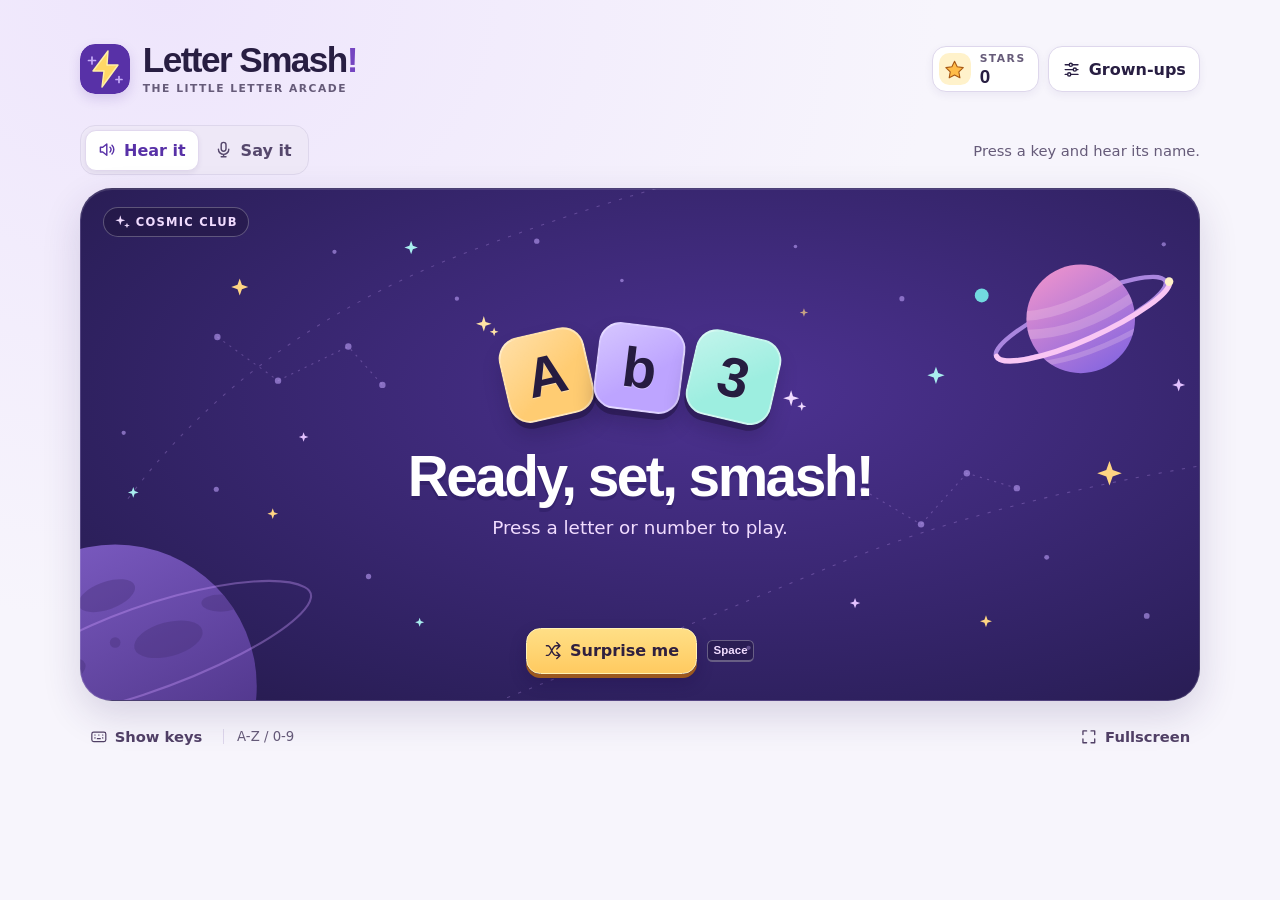
<file: index.html>
<!doctype html>
<html lang="en">
<head>
  <meta charset="utf-8">
  <meta name="viewport" content="width=device-width, initial-scale=1">
  <meta name="theme-color" content="#f6f4fc">
  <title>Letter Smash!</title>
  <link rel="icon" href="art/mark.svg" type="image/svg+xml">
  <link rel="stylesheet" href="styles.css">
  <script src="app.js" type="module"></script>
</head>
<body data-theme="space">
  <div class="shell">
    <header class="app-header">
      <div class="brand">
        <img src="art/mark.svg" width="50" height="50" alt="">
        <div>
          <h1>Letter Smash<span>!</span></h1>
          <p class="eyebrow" data-text="tagline">The little letter arcade</p>
        </div>
      </div>
      <div class="header-actions">
        <div id="score-badge" class="score">
          <span class="star-box"><svg aria-hidden="true"><use href="art/icons.svg#star"></use></svg></span>
          <div class="score-copy">
            <span class="eyebrow" data-text="stars">Stars</span>
            <strong id="score">0</strong>
          </div>
        </div>
        <button id="settings-button" class="outline-button settings-button" type="button" aria-haspopup="dialog" data-label="settings">
          <svg aria-hidden="true"><use href="art/icons.svg#settings"></use></svg>
          <span data-text="settings">Grown-ups</span>
        </button>
      </div>
    </header>

    <main class="game">
      <div class="toolbar">
        <div class="mode-switch" role="group" data-label="playMode" aria-label="Play mode">
          <button type="button" data-mode="hear" aria-pressed="true">
            <svg aria-hidden="true"><use href="art/icons.svg#sound"></use></svg>
            <span data-text="hear">Hear it</span>
          </button>
          <button type="button" data-mode="say" aria-pressed="false">
            <svg aria-hidden="true"><use href="art/icons.svg#mic"></use></svg>
            <span data-text="say">Say it</span>
          </button>
        </div>
        <p id="mode-note" class="mode-note">Tap a key and hear its name.</p>
      </div>

      <section id="playfield" class="playfield" tabindex="-1" data-label="stage" aria-label="Play stage">
        <div class="theme-label">
          <svg aria-hidden="true"><use href="art/icons.svg#sparkles"></use></svg>
          <span id="theme-name">Cosmic Club</span>
        </div>

        <div class="spawn-area">
          <div id="welcome" class="welcome">
            <div class="welcome-art" aria-hidden="true">
              <span class="welcome-tile tile-a">A</span>
              <span class="welcome-tile tile-b">b</span>
              <span class="welcome-tile tile-three">3</span>
              <svg class="welcome-sparkle left"><use href="art/icons.svg#sparkles"></use></svg>
              <svg class="welcome-sparkle right"><use href="art/icons.svg#sparkles"></use></svg>
            </div>
            <h2 data-text="welcome">Ready, set, smash!</h2>
            <p id="welcome-note">Press a letter or number to play.</p>
          </div>

          <div id="tile-plane" class="tile-plane" hidden>
            <div id="marker" class="marker">
              <svg class="tile-sparkle left" aria-hidden="true"><use href="art/icons.svg#sparkles"></use></svg>
              <div id="letter" class="letter"></div>
              <div id="example-picture" class="example-picture" role="img" hidden>
                <span id="example-glyph" aria-hidden="true"></span>
                <svg id="example-drawing" aria-hidden="true"><use></use></svg>
              </div>
              <svg class="tile-sparkle right" aria-hidden="true"><use href="art/icons.svg#sparkles"></use></svg>
            </div>
          </div>
        </div>

        <div class="stage-controls">
          <div id="feedback-row" class="feedback-row" hidden>
            <p id="feedback" class="feedback" role="status"></p>
            <button id="replay" class="replay" type="button">
              <svg aria-hidden="true"><use id="replay-icon" href="art/icons.svg#sound"></use></svg>
              <span id="replay-label">Hear again</span>
            </button>
          </div>
          <div class="surprise-row">
            <button id="surprise" class="surprise" type="button">
              <svg aria-hidden="true"><use href="art/icons.svg#shuffle"></use></svg>
              <span data-text="surprise">Surprise me</span>
            </button>
            <kbd class="space-hint" data-text="spaceKey">Space</kbd>
          </div>
        </div>
      </section>

      <div class="game-footer">
        <button id="keypad-button" class="footer-button" type="button" aria-expanded="false" aria-controls="keypad">
          <svg aria-hidden="true"><use href="art/icons.svg#keyboard"></use></svg>
          <span id="keypad-label">Show keys</span>
        </button>
        <span id="key-guide" class="key-guide">A-Z / 0-9</span>
        <button id="fullscreen-button" class="footer-button" type="button">
          <svg aria-hidden="true"><use href="art/icons.svg#fullscreen"></use></svg>
          <span data-text="fullscreen">Fullscreen</span>
        </button>
      </div>
      <div id="keypad" class="keypad" role="group" data-label="keypad" aria-label="On-screen keys" hidden>
        <div id="letter-keys" class="key-grid"></div>
        <div id="number-keys" class="key-grid">
          <button id="touch-ctrl" class="key" type="button" aria-pressed="false" data-text="ctrl" hidden>Ctrl</button>
        </div>
      </div>
      <p id="notice" class="notice" role="status" hidden></p>
    </main>
  </div>

  <dialog id="settings-dialog" aria-labelledby="settings-title">
    <form id="settings-form">
      <div class="dialog-header">
        <div>
          <p class="eyebrow" data-text="settings">Grown-ups</p>
          <h2 id="settings-title" data-text="settingsTitle">Make it yours</h2>
        </div>
        <button id="close-settings" class="outline-button icon-button" type="button" data-label="close" aria-label="Close settings">
          <svg aria-hidden="true"><use href="art/icons.svg#close"></use></svg>
        </button>
      </div>

      <div class="settings-row">
        <label>
          <span data-text="language">Language</span>
          <select id="language" autofocus>
            <option value="en" lang="en">English</option>
            <option value="de" lang="de">Deutsch</option>
          </select>
        </label>
        <label>
          <span data-text="letterCase">Letter case</span>
          <select id="letter-case">
            <option value="upper" data-text="upper">Uppercase (ABC)</option>
            <option value="lower" data-text="lower">Lowercase (abc)</option>
          </select>
        </label>
      </div>

      <label class="example-setting">
        <input id="example-readouts" type="checkbox" aria-labelledby="example-setting-label" aria-describedby="example-setting-hint">
        <span>
          <strong id="example-setting-label" data-text="exampleReadouts">Letter examples</strong>
          <span id="example-setting-hint" data-text="exampleReadoutsHint">Hear it sometimes says “J as in jaguar” and shows a picture.</span>
        </span>
      </label>

      <fieldset class="theme-fieldset">
        <legend data-text="themes">Stage theme</legend>
        <div class="theme-options">
          <label>
            <input type="radio" name="theme" value="space" checked>
            <span class="theme-option"><span class="theme-preview" data-theme="space"></span><span data-text="space">Cosmic Club</span></span>
          </label>
          <label>
            <input type="radio" name="theme" value="spring">
            <span class="theme-option"><span class="theme-preview" data-theme="spring"></span><span data-text="spring">Spring Garden</span></span>
          </label>
          <label>
            <input type="radio" name="theme" value="winter">
            <span class="theme-option"><span class="theme-preview" data-theme="winter"></span><span data-text="winter">Snow Day</span></span>
          </label>
          <label>
            <input type="radio" name="theme" value="party">
            <span class="theme-option"><span class="theme-preview" data-theme="party"></span><span data-text="party">Party Time</span></span>
          </label>
        </div>
      </fieldset>

      <label class="words-label" for="words" data-text="words">Practice words</label>
      <p id="words-hint" class="words-hint" data-text="wordsHint">Separate words with commas or new lines. Surprise picks their letters and numbers more often.</p>
      <textarea id="words" rows="3" maxlength="600" aria-describedby="words-hint" placeholder="moon, rocket, 123"></textarea>

      <div class="dialog-actions">
        <button id="cancel-settings" class="outline-button" type="button" data-text="cancel">Cancel</button>
        <button class="save-button" type="submit" data-text="save">Save settings</button>
      </div>
    </form>
  </dialog>
</body>
</html>
</file>
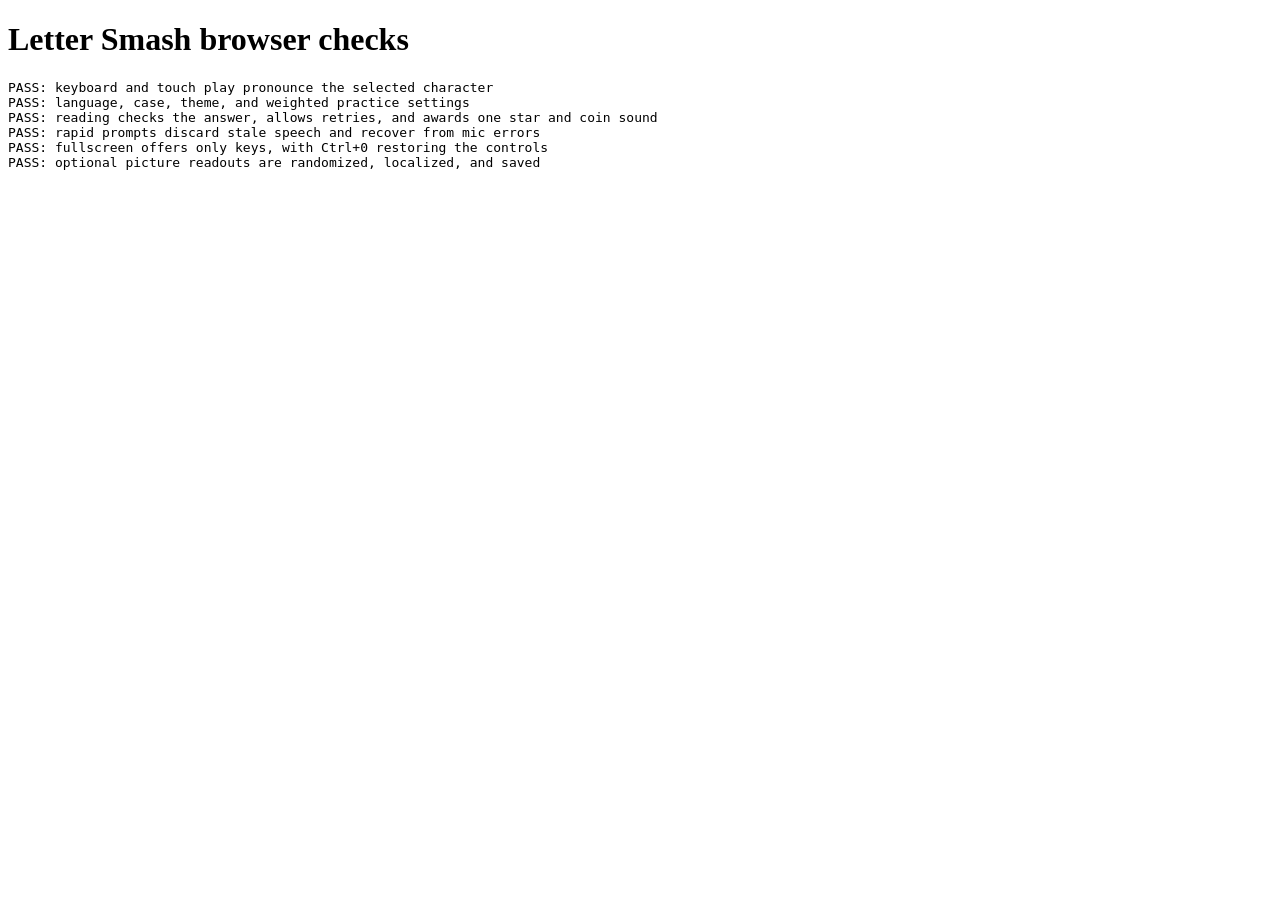
<file: tests/index.html>
<!doctype html>
<html lang="en">
<head>
  <meta charset="utf-8">
  <title>Letter Smash browser checks</title>
  <script type="module" src="browser.js"></script>
</head>
<body>
  <h1>Letter Smash browser checks</h1>
  <pre id="results" aria-live="polite">Running…</pre>
</body>
</html>
</file>
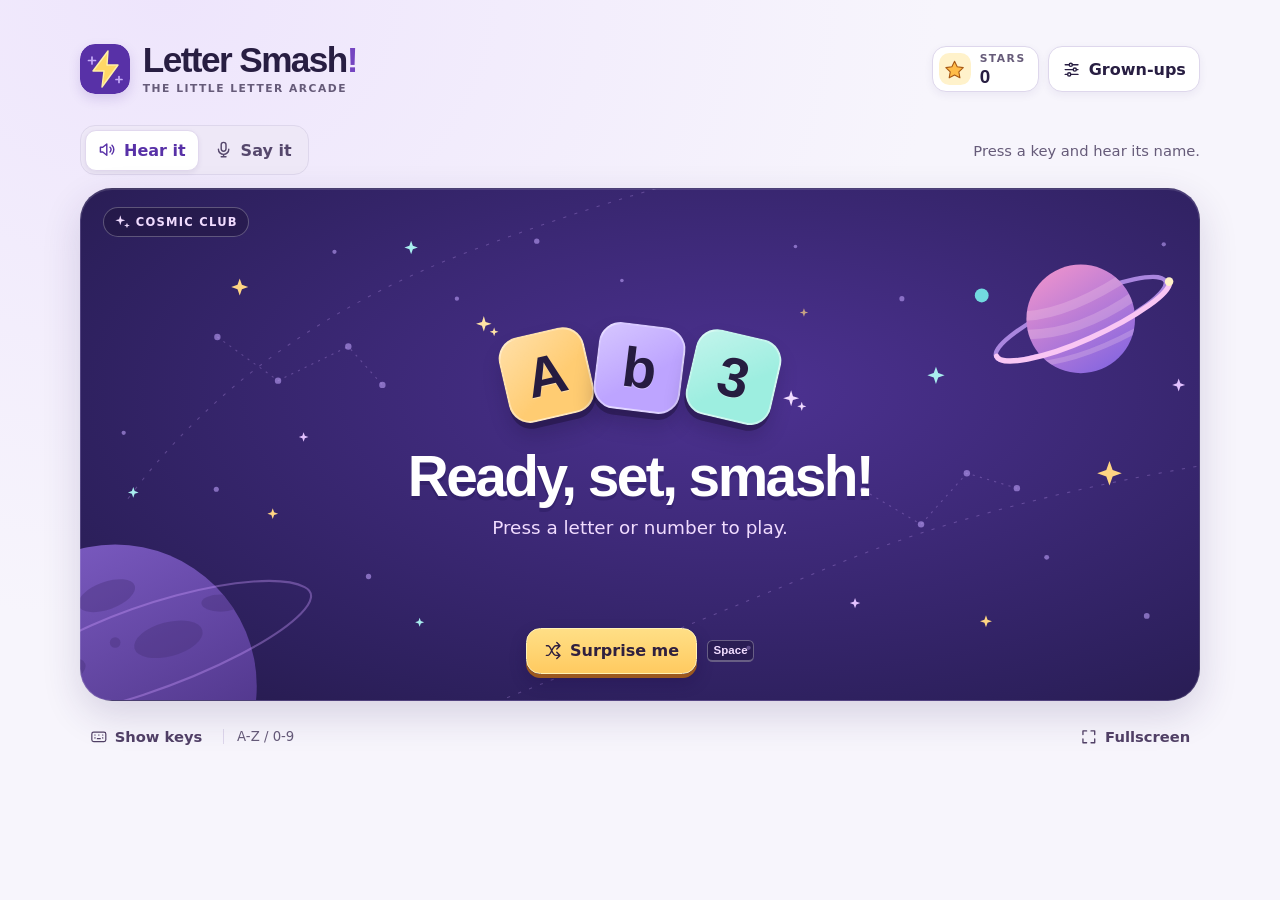
<file: letter-smash.html>
<!doctype html>
<!-- Generated by scripts/build_standalone.py. -->
<html lang="en">
<head>
  <meta charset="utf-8">
  <meta name="viewport" content="width=device-width, initial-scale=1">
  <meta name="theme-color" content="#f6f4fc">
  <title>Letter Smash!</title>
  <link rel="icon" href="[data-uri]" type="image/svg+xml">
  <style>
:root {
  color-scheme: light;
  font-family: "Segoe UI", system-ui, sans-serif;
  color: #281e42;
  background: #f7f5fc;
  --ink: #281e42;
  --quiet: #665b79;
  --accent: #5831a7;
  --line: #ded7ec;
  --heading: "Trebuchet MS", "Segoe UI", sans-serif;
  --gutter: clamp(1rem, 4vw, 3rem);
}

* { box-sizing: border-box; }
[hidden] { display: none !important; }

body {
  min-height: 100vh;
  margin: 0;
  background: radial-gradient(ellipse at 13% 0%, #eee5fc, transparent 49%), #f7f5fc;
}

h1, h2, p { margin: 0; }
button, select, textarea { font: inherit; }
button { cursor: pointer; }
button, select { color: inherit; }
button svg { width: 1.2em; height: 1.2em; flex: none; }
button:focus-visible, select:focus-visible, textarea:focus-visible {
  outline: 3px solid #8253d4;
  outline-offset: 3px;
}

[data-theme="space"] {
  --scene: url("[data-uri]");
  --sky: radial-gradient(ellipse at 59% 40%, #4d3292, #2d205d 75%, #241949);
  --stage-tint: #f1dcff;
  --tile-0: #ffcc72;
  --tile-1: #bda4ff;
  --tile-2: #9deee0;
  --tile-3: #ffaed2;
  --tile-4: #a8d7ff;
}

[data-theme="spring"] {
  --scene: url("[data-uri]");
  --sky: radial-gradient(ellipse at 57% 35%, #285f53, #154344 77%, #123838);
  --stage-tint: #daf4d7;
  --tile-0: #ffda84;
  --tile-1: #ffc0bd;
  --tile-2: #a5e99c;
  --tile-3: #d8c0ff;
  --tile-4: #a5eee6;
}

[data-theme="winter"] {
  --scene: url("[data-uri]");
  --sky: radial-gradient(ellipse at 54% 32%, #375988, #243a69 73%, #1b2b54);
  --stage-tint: #deedff;
  --tile-0: #f9d7ff;
  --tile-1: #c2e6ff;
  --tile-2: #a5ece7;
  --tile-3: #ffda9d;
  --tile-4: #cdcbff;
}

[data-theme="party"] {
  --scene: url("[data-uri]");
  --sky: radial-gradient(ellipse at 50% 38%, #823c72, #562858 75%, #432047);
  --stage-tint: #ffe0ef;
  --tile-0: #ffca85;
  --tile-1: #ffb9e7;
  --tile-2: #b5eed6;
  --tile-3: #b8c5ff;
  --tile-4: #fff19d;
}

.shell {
  width: min(calc(100% - 2 * var(--gutter)), 70rem);
  margin-inline: auto;
  padding-block: clamp(1.35rem, 4vw, 2.6rem);
}

.app-header, .brand, .header-actions, .score { display: flex; align-items: center; }
.app-header { justify-content: space-between; gap: 1rem; margin-bottom: 1.75rem; }
.brand { gap: .8rem; min-width: 0; }
.brand img { flex: none; box-shadow: 0 5px 12px #5831a72b; border-radius: 30%; }
.brand h1, .dialog-header h2 { font: 800 clamp(1.6rem, 4vw, 2.2rem)/1 var(--heading); letter-spacing: -.045em; }
.brand h1 span { color: #7545c1; }

.eyebrow {
  color: var(--quiet);
  font-size: .67rem;
  font-weight: 800;
  letter-spacing: .14em;
  line-height: 1.35;
  text-transform: uppercase;
}

.brand .eyebrow { margin-top: .35rem; }
.header-actions { gap: .6rem; }

.score, .outline-button {
  min-height: 46px;
  background: #fff;
  border: 1px solid var(--line);
  border-radius: 14px;
  box-shadow: 0 3px 8px #361f6910;
}

.score { padding: .3rem .75rem .3rem .35rem; gap: .54rem; }
.star-box {
  width: 2rem;
  height: 2rem;
  display: grid;
  place-items: center;
  border-radius: .65rem;
  background: #fff2cb;
  color: #ffbc48;
}
.star-box svg { width: 1.32rem; height: 1.32rem; }
.score-copy { display: grid; gap: .1rem; }
.score strong { font: 800 1.18rem/1 var(--heading); font-variant-numeric: tabular-nums; }

.outline-button, .footer-button, .mode-switch button, .surprise, .replay, .save-button {
  display: inline-flex;
  align-items: center;
  justify-content: center;
  gap: .45rem;
  font-weight: 750;
}
.outline-button { padding: .55rem .82rem; }
.outline-button:hover, .footer-button:hover, .key:hover { background: #f0e9fa; }

.toolbar { display: flex; justify-content: space-between; align-items: center; gap: 1rem; margin-bottom: .8rem; }
.mode-switch {
  display: inline-flex;
  align-items: center;
  padding: .23rem;
  gap: .16rem;
  border: 1px solid var(--line);
  background: #eee8f7;
  border-radius: 15px;
  flex: none;
}
.mode-switch button {
  border: 1px solid transparent;
  border-radius: 11px;
  background: transparent;
  min-height: 41px;
  padding: .4rem .75rem;
  color: #55476c;
}
.mode-switch button:not([aria-pressed="true"]):hover { background: #e5dcf2; }
.mode-switch button[aria-pressed="true"] {
  background: #fff;
  border-color: #e1d8ee;
  box-shadow: 0 2px 5px #41226614;
  color: var(--accent);
}
.mode-note { color: var(--quiet); font-size: .92rem; text-align: right; }

.playfield {
  --tile-half: clamp(3.1rem, 8vw, 5rem);
  --example-size: clamp(2.7rem, 6.4vw, 4.35rem);
  --example-gap: .75rem;
  position: relative;
  isolation: isolate;
  display: grid;
  grid-template-rows: 1fr auto;
  overflow: hidden;
  min-height: clamp(27rem, 57dvh, 36rem);
  padding: 3.5rem clamp(.85rem, 3vw, 2.25rem) 1.65rem;
  border: 1px solid #ffffff24;
  border-radius: clamp(1.45rem, 3vw, 2rem);
  color: #fff;
  background: var(--scene) center / cover no-repeat, var(--sky);
  box-shadow: 0 14px 38px #34215d29, inset 0 1px 0 #ffffff20;
}
.playfield:focus-visible { outline: 3px solid #8253d4; outline-offset: 4px; }
.playfield button:focus-visible { outline-color: #fff; }

.theme-label {
  position: absolute;
  inset: 1.13rem auto auto clamp(.85rem, 3vw, 1.35rem);
  z-index: 1;
  display: inline-flex;
  align-items: center;
  gap: .35rem;
  padding: .38rem .66rem;
  background: #1b102b54;
  border: 1px solid #ffffff42;
  border-radius: 999px;
  color: var(--stage-tint);
  font-size: .72rem;
  font-weight: 800;
  letter-spacing: .11em;
  text-transform: uppercase;
}
.theme-label svg { width: 1rem; height: 1rem; }

.spawn-area { position: relative; display: grid; place-items: center; min-height: 14.3rem; }
.welcome { padding: 1.25rem 0 1.6rem; text-align: center; }
.welcome-art {
  --preview-size: clamp(3.45rem, 8vw, 5.45rem);
  display: flex;
  position: relative;
  justify-content: center;
  gap: .42rem;
  width: max-content;
  margin: 0 auto clamp(1.25rem, 3vw, 1.95rem);
}
.welcome-tile, .letter {
  display: grid;
  place-items: center;
  background: linear-gradient(145deg, #ffffff60, transparent 60%), var(--paper);
  border: 2px solid #ffffff65;
  color: #261c40;
  font-family: var(--heading);
  font-weight: 800;
  line-height: 1;
  text-shadow: 0 1px 0 #ffffff65;
}
.welcome-tile {
  width: var(--preview-size);
  aspect-ratio: 1;
  border-radius: 25%;
  box-shadow: 0 6px 0 #10082055, 0 13px 20px #10082035;
  font-size: calc(var(--preview-size) * .64);
}
.tile-a { --paper: var(--tile-0); transform: translateY(.16rem) rotate(-13deg); }
.tile-b { --paper: var(--tile-1); transform: translateY(-.28rem) rotate(7deg); }
.tile-three { --paper: var(--tile-2); transform: translateY(.29rem) rotate(13deg); }
.welcome-sparkle, .tile-sparkle { position: absolute; pointer-events: none; }
.welcome-sparkle.left { left: -1.8rem; top: -.94rem; width: 1.55rem; height: 1.55rem; color: #ffe3a5; }
.welcome-sparkle.right { right: -1.8rem; bottom: .15rem; width: 1.6rem; height: 1.6rem; color: var(--stage-tint); }
.welcome h2 {
  font: 800 clamp(1.9rem, 5.4vw, 3.55rem)/1.04 var(--heading);
  letter-spacing: -.045em;
  text-wrap: balance;
  text-shadow: 0 4px 0 #170b433b;
}
.welcome p { margin: .65rem auto 0; max-width: 32ch; color: var(--stage-tint); font-size: clamp(.95rem, 2.3vw, 1.15rem); text-wrap: balance; }

.tile-plane {
  --example-room: 0px;
  position: absolute;
  inset-block: calc(var(--tile-half) + 1.08rem);
  inset-inline: calc(var(--tile-half) + 1.08rem + var(--example-room) / 2);
}
.tile-plane.has-example { --example-room: calc(var(--example-size) + var(--example-gap)); }
.marker {
  position: absolute;
  display: flex;
  align-items: center;
  gap: var(--example-gap);
  width: calc(2 * var(--tile-half) + var(--example-room));
  height: calc(2 * var(--tile-half));
  top: var(--y, 50%);
  left: var(--x, 50%);
  transform: translate(-50%, -50%);
}
.letter {
  --paper: var(--tile-0);
  flex: none;
  width: calc(2 * var(--tile-half));
  height: 100%;
  border-radius: 23%;
  font-size: calc(var(--tile-half) * 1.42);
  box-shadow: 0 8px 0 #11082555, 0 17px 26px #10082062;
  transform: rotate(var(--tilt, 0deg));
}
.letter[data-color="1"] { --paper: var(--tile-1); }
.letter[data-color="2"] { --paper: var(--tile-2); }
.letter[data-color="3"] { --paper: var(--tile-3); }
.letter[data-color="4"] { --paper: var(--tile-4); }
.example-picture {
  flex: none;
  display: grid;
  place-items: center;
  width: var(--example-size);
  height: var(--example-size);
  border: 2px solid #ffffffa0;
  border-radius: 26%;
  background: linear-gradient(145deg, #fff7da, #ffffff70), var(--tile-2);
  box-shadow: 0 4px 0 #11082555, 0 8px 15px #1008204a;
  font: calc(var(--example-size) * .61)/1 "Segoe UI Emoji", "Apple Color Emoji", "Noto Color Emoji", sans-serif;
  transform: rotate(8deg);
}
.example-picture svg { width: 87%; height: 87%; }
.tile-sparkle { width: 1.6rem; height: 1.6rem; z-index: 1; }
.tile-sparkle.left { left: -.9rem; top: -.55rem; color: #fff0af; }
.tile-sparkle.right { right: -.75rem; bottom: -.37rem; color: var(--stage-tint); }

.stage-controls, .feedback-row, .surprise-row { display: flex; align-items: center; justify-content: center; }
.stage-controls { flex-direction: column; gap: .75rem; text-align: center; }
.feedback-row { flex-wrap: wrap; gap: .35rem .65rem; }
.feedback {
  background: #160b2682;
  padding: .38rem .7rem;
  border-radius: .78rem;
  color: #fff;
  font-size: .94rem;
  font-weight: 650;
}
.feedback[data-status="correct"] { background: #174939; color: #e0ffe5; }
.replay {
  min-height: 40px;
  padding: .29rem .62rem;
  border: 1px solid #ffffff65;
  border-radius: .78rem;
  background: #160b268e;
  color: #fff;
  font-size: .88rem;
}
.replay:hover { background: #160b26bd; }
.surprise-row { gap: .63rem; }
.surprise {
  min-height: 46px;
  padding: .6rem 1.05rem;
  color: #30203f;
  border: 1px solid #fff2b6;
  border-radius: .9rem;
  background: linear-gradient(#ffdf86, #ffca60);
  box-shadow: 0 4px 0 #9c581e, 0 8px 16px #170b434a;
  transition: transform .15s, box-shadow .15s;
}
.surprise:hover { transform: translateY(-2px); box-shadow: 0 6px 0 #9c581e, 0 10px 20px #170b434f; }
.surprise:active { transform: translateY(2px); box-shadow: 0 2px 0 #9c581e; }

kbd {
  display: inline-block;
  padding: .14rem .35rem;
  border: 1px solid #c9bedc;
  border-bottom-width: 2px;
  border-radius: .34rem;
  background: #fff;
  font: 700 .72rem/1.25 "Segoe UI", sans-serif;
}
.space-hint {
  color: var(--stage-tint);
  border-color: #ffffff4a;
  background: #1b102b54;
}

.game-footer { display: flex; flex-wrap: wrap; align-items: center; gap: .25rem .7rem; margin-top: .85rem; }
.footer-button {
  background: none;
  border: 1px solid transparent;
  border-radius: .68rem;
  min-height: 44px;
  padding: .35rem .55rem;
  color: #514066;
  font-size: .92rem;
}
.key-guide { border-left: 1px solid var(--line); padding-left: .8rem; color: var(--quiet); font-size: .83rem; }
#fullscreen-button { margin-left: auto; }
.notice { margin-top: .55rem; color: #69421f; font-size: .9rem; }

.keypad {
  display: grid;
  gap: .45rem;
  padding: .7rem;
  margin-top: .35rem;
  background: #fff;
  border: 1px solid var(--line);
  border-radius: 1rem;
}
.key-grid { display: grid; grid-template-columns: repeat(13, minmax(0, 1fr)); gap: .35rem; }
.key {
  min-height: 44px;
  padding: .15rem;
  border: 1px solid #ded1f1;
  border-radius: .58rem;
  background: #f7f2fe;
  color: #4c2d7e;
  font: 800 1.15rem var(--heading);
}
#number-keys .key { background: #fff5d8; border-color: #f0dba5; color: #674414; }
#number-keys .key:hover { background: #fce7ae; }
#touch-ctrl { font-size: .85rem; }
#touch-ctrl[aria-pressed="true"] { background: var(--accent); color: #fff; }

.is-play-full .shell { width: 100%; padding: 0; }
.is-play-full .game {
  display: flex;
  flex-direction: column;
  min-height: 100dvh;
  background: var(--sky);
}
.is-play-full :is(.app-header, .toolbar, .game-footer, .theme-label, .welcome, .replay, .surprise-row, .notice),
.is-play-full .feedback:is([data-status="speaking"], [data-status="next"]) { display: none; }
.is-play-full .playfield {
  --tile-half: clamp(2.3rem, min(8vw, 12dvh), 5rem);
  flex: 1;
  min-height: min-content;
  padding: clamp(.7rem, 2vw, 1.6rem);
  border: 0;
  border-radius: 0;
  box-shadow: none;
  user-select: none;
}
.is-play-full .spawn-area { min-height: calc(2 * (var(--tile-half) + 1.08rem)); }
.is-play-full .keypad { align-self: center; width: min(100%, 70rem); margin-top: 0; }

dialog {
  width: min(35rem, calc(100% - 2rem));
  max-height: calc(100dvh - 2rem);
  padding: 0;
  border: 1px solid var(--line);
  border-radius: 1.45rem;
  color: var(--ink);
  background: #fffdff;
  box-shadow: 0 18px 70px #2112374a;
}
dialog::backdrop { background: #23183fb3; }
#settings-form { padding: clamp(1rem, 4vw, 1.7rem); }
.dialog-header, .dialog-actions { display: flex; align-items: center; justify-content: space-between; gap: .75rem; }
.dialog-header .eyebrow { margin-bottom: .35rem; }
.dialog-header h2 { font-size: clamp(1.55rem, 5vw, 2rem); }
.icon-button { padding: 0; min-width: 46px; }
.settings-row { display: grid; grid-template-columns: 1fr 1fr; gap: .76rem; margin: 1.25rem 0; }
.settings-row label { min-width: 0; }
.settings-row label > span, .theme-fieldset legend, .words-label { display: block; font-size: .92rem; font-weight: 750; }
.example-setting {
  display: flex;
  align-items: flex-start;
  gap: .65rem;
  margin: 0 0 1.15rem;
  padding: .65rem .75rem;
  border: 1px solid var(--line);
  border-radius: .78rem;
  background: #fbf9ff;
  cursor: pointer;
}
.example-setting input { flex: none; width: 1rem; height: 1rem; margin: .15rem 0 0; accent-color: var(--accent); }
.example-setting strong { display: block; font-size: .92rem; }
#example-setting-hint { display: block; margin-top: .16rem; font-size: .84rem; color: var(--quiet); }
select, textarea {
  width: 100%;
  background: #fbf9ff;
  border: 1px solid #d6cbe8;
  border-radius: .65rem;
}
select { min-height: 44px; margin-top: .33rem; padding: .32rem .5rem; }
.theme-fieldset { border: 0; padding: 0; margin: 0 0 1.15rem; min-width: 0; }
.theme-fieldset legend { padding: 0; margin-bottom: .4rem; }
.theme-options { display: grid; grid-template-columns: repeat(4, minmax(0, 1fr)); gap: .45rem; }
.theme-options label { position: relative; cursor: pointer; }
.theme-options input { position: absolute; inset: .34rem auto auto .34rem; margin: 0; accent-color: var(--accent); }
.theme-option {
  display: grid;
  grid-template-rows: 2.8rem 1fr;
  height: 100%;
  border: 2px solid var(--line);
  border-radius: .78rem;
  overflow: hidden;
  text-align: center;
  font-size: .78rem;
  font-weight: 700;
}
.theme-option > span:last-child { align-self: center; padding: .28rem; }
.theme-options :checked + .theme-option { border-color: #7b4dc6; background: #efe5fc; }
.theme-options :focus-visible + .theme-option { outline: 3px solid #8253d4; outline-offset: 2px; }
.theme-preview { background: var(--scene) center / cover no-repeat, var(--sky); }
.words-hint { margin-block: .25rem .45rem; font-size: .84rem; color: var(--quiet); }
textarea { padding: .58rem .65rem; color: var(--ink); resize: vertical; }
.dialog-actions { justify-content: flex-end; margin-top: 1.05rem; }
.save-button {
  min-height: 46px;
  border: 1px solid #4c2695;
  border-radius: .85rem;
  padding: .5rem .88rem;
  color: #fff;
  background: var(--accent);
}
.save-button:hover { background: #482687; }

@media (max-width: 48rem) {
  .key-grid { grid-template-columns: repeat(10, minmax(0, 1fr)); }
}

@media (max-width: 34rem) {
  .app-header { margin-bottom: 1.05rem; gap: .5rem; }
  .brand { gap: .48rem; }
  .brand img { width: 42px; height: 42px; }
  .brand .eyebrow { font-size: .58rem; letter-spacing: .09em; }
  .settings-button { min-width: 44px; padding: .4rem; }
  .settings-button span { display: none; }
  .header-actions { gap: .33rem; }
  .score { padding-right: .45rem; gap: .32rem; }
  .score .eyebrow { font-size: .56rem; }
  .star-box { width: 1.65rem; height: 1.65rem; }
  .toolbar { flex-wrap: wrap; gap: .43rem; }
  .mode-note { text-align: left; font-size: .84rem; }
  .playfield { min-height: 24.5rem; padding-bottom: 1.25rem; }
  .key-grid { grid-template-columns: repeat(7, minmax(0, 1fr)); }
  .key-guide { display: none; }
  .theme-options { grid-template-columns: repeat(2, minmax(0, 1fr)); }
}

@media (pointer: coarse) {
  .space-hint { display: none; }
}

@media (prefers-reduced-motion: reduce) {
  .surprise { transition: none; }
}
  </style>
  <script type="importmap">
{
  "imports": {
    "./game.js": "[data-uri]",
    "./examples.js": "[data-uri]",
    "./speech.js": "[data-uri]"
  }
}
  </script>
  <script type="module">
import {
  copy, displayKey, keyboardKeys, matchesAnswer, playableKey, practicePool,
  preferences, speechTags, spokenName, surpriseKey,
} from "./game.js";
import { randomLetterExample } from "./examples.js";
import { createCoinSound, createListener, pronunciationVoices } from "./speech.js";

const byId = id => document.getElementById(id);
const root = document.documentElement;
const stage = byId("playfield");
const welcome = byId("welcome");
const tilePlane = byId("tile-plane");
const marker = byId("marker");
const letter = byId("letter");
const examplePicture = byId("example-picture");
const exampleGlyph = byId("example-glyph");
const exampleDrawing = byId("example-drawing");
const exampleReadouts = byId("example-readouts");
const feedbackRow = byId("feedback-row");
const feedback = byId("feedback");
const replay = byId("replay");
const replayIcon = byId("replay-icon");
const iconSource = replayIcon.getAttribute("href").split("#", 1)[0];
const keypad = byId("keypad");
const keypadButton = byId("keypad-button");
const touchCtrl = byId("touch-ctrl");
const settingsButton = byId("settings-button");
const settingsDialog = byId("settings-dialog");
const settingsForm = byId("settings-form");
const fullscreenButton = byId("fullscreen-button");
const modeButtons = document.querySelectorAll("[data-mode]");
const reducedMotion = matchMedia("(prefers-reduced-motion: reduce)");
const touchInput = matchMedia("(pointer: coarse)");

const Recognition = window.SpeechRecognition ?? window.webkitSpeechRecognition;
const reader = Recognition ? createListener(Recognition) : null;
const synthesis = typeof window.SpeechSynthesisUtterance === "function" ? window.speechSynthesis : null;
const coin = createCoinSound();
const recognitionErrors = {
  "no-speech": "quiet",
  "not-allowed": "micDenied",
  "service-not-allowed": "micDenied",
  "audio-capture": "micMissing",
  network: "recognitionOffline",
  "language-not-supported": "recognitionLanguage",
};

const settingsKey = "letter-smash-settings";
let notice = null;
let settings = loadSettings();
let pool;
let mode = "hear";
let prompt = null;
let utterance = null;
let stars = 0;
let status = null;
let playFullscreen = false;
let requestingFullscreen = false;
let showKeypad = false;
let touchCtrlPressed = false;

const t = key => copy[settings.language][key];

function loadSettings() {
  try {
    return preferences(JSON.parse(localStorage.getItem(settingsKey)));
  } catch (error) {
    console.warn("Could not load Letter Smash settings.", error);
    notice = "settingsLoadFailed";
    return preferences();
  }
}

function setNotice(key) {
  notice = key;
  const message = byId("notice");
  message.hidden = !key;
  message.textContent = key ? t(key) : "";
}

function saveSettings() {
  try {
    localStorage.setItem(settingsKey, JSON.stringify(settings));
    setNotice(null);
  } catch (error) {
    console.warn("Could not save Letter Smash settings.", error);
    setNotice("settingsSaveFailed");
  }
}

function applySettings() {
  root.lang = settings.language;
  document.body.dataset.theme = settings.theme;
  pool = practicePool(settings.words, settings.language);
  for (const element of document.querySelectorAll("[data-text]")) element.textContent = t(element.dataset.text);
  for (const element of document.querySelectorAll("[data-label]")) element.setAttribute("aria-label", t(element.dataset.label));
  byId("theme-name").textContent = t(settings.theme);
  byId("words").placeholder = t("wordsPlaceholder");
  const display = key => displayKey(key, settings.letterCase);
  const extras = settings.language === "de" ? ` / ${Array.from("äöüß", display).join(" ")}` : "";
  byId("key-guide").textContent = `${display("a")}-${display("z")}${extras} / 0-9`;
  fullscreenButton.title = `${t("ctrl")}+0 ${t("toExit")}`;
  renderKeys();
  renderMode();
  renderFullscreen();
  setNotice(notice);
}

function renderMode() {
  const hearing = mode === "hear";
  for (const button of modeButtons) button.setAttribute("aria-pressed", button.dataset.mode === mode);
  byId("mode-note").textContent = t(hearing ? "hearNote" : reader ? "sayNote" : "noRecognition");
  byId("welcome-note").textContent = t(hearing ? "hearWelcome" : reader ? "sayWelcome" : "hearWelcome");
  byId("replay-label").textContent = t(hearing ? "hearAgain" : "tryAgain");
  replayIcon.setAttribute("href", `${iconSource}#${hearing ? "sound" : "mic"}`);
}

function setFeedback(key) {
  status = key;
  feedback.dataset.status = key;
  feedback.textContent = t(key);
  if (mode === "hear") {
    replay.hidden = !synthesis;
  } else {
    replay.hidden = !reader || prompt.awarded || key === "starting" || key === "listening";
  }
}

function stopTalking() {
  if (!utterance) return;
  utterance = null;
  synthesis.cancel();
}

function resetStage() {
  stopTalking();
  reader?.stop();
  prompt = null;
  status = null;
  welcome.hidden = false;
  tilePlane.hidden = true;
  renderExample(null);
  feedbackRow.hidden = true;
  feedback.textContent = "";
}

function animate(element, frames, duration) {
  if (reducedMotion.matches || !element.animate) return;
  for (const animation of element.getAnimations()) animation.cancel();
  element.animate(frames, { duration, easing: "cubic-bezier(.2,.75,.3,1)" });
}

function renderExample(example) {
  tilePlane.classList.toggle("has-example", !!example);
  examplePicture.hidden = !example;
  if (!example) return;

  examplePicture.setAttribute("aria-label", example.word);
  const emoji = typeof example.image === "string";
  exampleGlyph.hidden = !emoji;
  exampleDrawing.toggleAttribute("hidden", emoji);
  if (emoji) {
    exampleGlyph.textContent = example.image;
  } else {
    exampleDrawing.firstElementChild.setAttribute("href", `${iconSource}#${example.image.symbol}`);
  }
}

function showKey(key) {
  setTouchCtrl(false);
  const example = mode === "hear" && settings.exampleReadouts ? randomLetterExample(key, settings.language) : null;
  prompt = { key, example, awarded: false };
  const tilt = `${Math.round(Math.random() * 18 - 9)}deg`;
  marker.style.setProperty("--x", `${Math.random() * 100}%`);
  marker.style.setProperty("--y", `${Math.random() * 100}%`);
  letter.style.setProperty("--tilt", tilt);
  letter.dataset.color = Math.floor(Math.random() * 5);
  letter.textContent = displayKey(key, settings.letterCase);
  renderExample(example);
  welcome.hidden = true;
  tilePlane.hidden = false;
  feedbackRow.hidden = false;
  animate(letter, [
    { transform: "scale(.55) rotate(-15deg)", opacity: .3 },
    { transform: `scale(1.08) rotate(${tilt})`, offset: .7 },
    { transform: `scale(1) rotate(${tilt})`, opacity: 1 },
  ], 320);
  playCurrent();
}

function speak(current) {
  stopTalking();
  if (!synthesis) {
    setFeedback("voiceUnavailable");
    return;
  }

  const language = settings.language;
  const tag = speechTags[language];
  const name = spokenName(current.key, language);
  const readout = current.example ? `${name} ${t("exampleConnector")} ${current.example.word}` : name;
  const { voice, fallback } = pronunciationVoices(synthesis.getVoices(), tag);

  function play(voice, fallback) {
    const phrase = new SpeechSynthesisUtterance(readout);
    phrase.lang = tag;
    phrase.pitch = 1.18;
    phrase.rate = .88;
    if (voice) phrase.voice = voice;

    utterance = phrase;
    phrase.onend = () => {
      if (utterance !== phrase) return;
      utterance = null;
      setFeedback("next");
    };
    phrase.onerror = event => {
      if (utterance !== phrase) return;
      utterance = null;
      console.warn("Speech synthesis failed.", event.error);
      if (fallback && ["network", "voice-unavailable", "language-unavailable", "synthesis-unavailable", "synthesis-failed"].includes(event.error)) {
        play(fallback);
      } else {
        setFeedback("voiceUnavailable");
      }
    };
    synthesis.speak(phrase);
  }

  setFeedback("speaking");
  play(voice, fallback);
}

function listen(current) {
  if (!reader) {
    setFeedback("noRecognition");
    return;
  }
  const language = settings.language;
  coin.prepare();
  setFeedback("starting");
  reader.listen({
    lang: speechTags[language],
    onStart: () => {
      if (prompt === current) setFeedback("listening");
    },
    onError: error => {
      if (prompt === current) setFeedback(recognitionErrors[error] ?? "recognitionFailed");
    },
    onResult: answers => {
      if (prompt !== current || current.awarded) return;
      if (!matchesAnswer(current.key, language, answers)) {
        setFeedback("incorrect");
        return;
      }
      current.awarded = true;
      byId("score").textContent = ++stars;
      setFeedback("correct");
      coin.play();
      animate(byId("score-badge"), [
        { transform: "scale(1)" },
        { transform: "scale(1.18) rotate(-4deg)", offset: .43 },
        { transform: "scale(1)" },
      ], 440);
    },
  });
}

function playCurrent() {
  if (!prompt || prompt.awarded) return;
  if (mode === "hear") speak(prompt);
  else listen(prompt);
}

function surprise() {
  showKey(surpriseKey(settings.language, pool));
}

function renderKeys() {
  const keys = keyboardKeys(settings.language);
  for (const [container, characters] of [["letter-keys", keys.letters], ["number-keys", keys.digits]]) {
    const buttons = Array.from(characters, key => {
      const button = document.createElement("button");
      button.type = "button";
      button.className = "key";
      button.textContent = displayKey(key, settings.letterCase);
      button.addEventListener("click", () => {
        if (playFullscreen && touchCtrlPressed && key === "0") leavePlayFullscreen();
        else showKey(key);
      });
      return button;
    });
    if (container === "number-keys") buttons.push(touchCtrl);
    byId(container).replaceChildren(...buttons);
  }
}

function renderKeypad() {
  keypad.hidden = !(showKeypad || (playFullscreen && touchInput.matches));
  keypadButton.setAttribute("aria-expanded", showKeypad);
  byId("keypad-label").textContent = t(showKeypad ? "hideKeys" : "showKeys");
  touchCtrl.hidden = !playFullscreen;
}

function setTouchCtrl(pressed) {
  touchCtrlPressed = pressed;
  touchCtrl.setAttribute("aria-pressed", pressed);
}

function browserCanFullscreen() {
  return document.fullscreenEnabled && typeof root.requestFullscreen === "function";
}

function renderFullscreen() {
  document.body.classList.toggle("is-play-full", playFullscreen);
  fullscreenButton.disabled = requestingFullscreen;
  renderKeypad();
}

function updateEscapeLock() {
  const keyboard = navigator.keyboard;
  if (typeof keyboard?.lock !== "function" || typeof keyboard.unlock !== "function") return;
  if (!playFullscreen || document.fullscreenElement !== root) {
    keyboard.unlock();
    return;
  }

  keyboard.lock(["Escape"]).catch(error => {
    if (playFullscreen && document.fullscreenElement === root) {
      console.warn("Could not lock Escape. The browser may still exit fullscreen on a tap.", error);
    }
  });
}

async function enterPlayFullscreen() {
  if (playFullscreen || requestingFullscreen || settingsDialog.open) return;
  playFullscreen = true;
  requestingFullscreen = browserCanFullscreen();
  if (notice === "fullscreenExitFailed") setNotice(null);
  renderFullscreen();
  stage.focus({ preventScroll: true });
  window.scrollTo(0, 0);
  if (!requestingFullscreen) {
    console.warn("Browser fullscreen is unavailable; using the full-window play view.");
    return;
  }

  try {
    await root.requestFullscreen();
    if (!playFullscreen) await exitNativeFullscreen();
  } catch (error) {
    console.warn("Browser fullscreen request failed; using the full-window play view.", error);
  } finally {
    requestingFullscreen = false;
    renderFullscreen();
  }
}

async function exitNativeFullscreen() {
  if (!document.fullscreenElement) return;
  try {
    await document.exitFullscreen();
  } catch (error) {
    console.warn("Could not exit browser fullscreen.", error);
    if (document.fullscreenElement) setNotice("fullscreenExitFailed");
  }
}

async function leavePlayFullscreen() {
  playFullscreen = false;
  updateEscapeLock();
  setTouchCtrl(false);
  renderFullscreen();
  await exitNativeFullscreen();
  fullscreenButton.focus({ preventScroll: true });
}

for (const button of modeButtons) {
  button.addEventListener("click", () => {
    if (mode === button.dataset.mode) return;
    mode = button.dataset.mode;
    resetStage();
    renderMode();
  });
}
byId("surprise").addEventListener("click", surprise);
replay.addEventListener("click", playCurrent);
keypadButton.addEventListener("click", () => {
  showKeypad = !showKeypad;
  renderKeypad();
  setTouchCtrl(false);
});
touchCtrl.addEventListener("click", () => setTouchCtrl(!touchCtrlPressed));
fullscreenButton.addEventListener("click", enterPlayFullscreen);
document.addEventListener("fullscreenchange", updateEscapeLock);

settingsButton.addEventListener("click", () => {
  if (playFullscreen) return;
  resetStage();
  byId("language").value = settings.language;
  byId("letter-case").value = settings.letterCase;
  exampleReadouts.checked = settings.exampleReadouts;
  settingsForm.elements.namedItem("theme").value = settings.theme;
  byId("words").value = settings.words;
  settingsDialog.showModal();
});
for (const id of ["close-settings", "cancel-settings"]) {
  byId(id).addEventListener("click", () => settingsDialog.close());
}
settingsForm.addEventListener("submit", event => {
  event.preventDefault();
  settings = preferences({
    language: byId("language").value,
    letterCase: byId("letter-case").value,
    exampleReadouts: exampleReadouts.checked,
    theme: new FormData(settingsForm).get("theme"),
    words: byId("words").value,
  });
  // Start loading the voice list before the first key press.
  synthesis?.getVoices();
  applySettings();
  saveSettings();
  settingsDialog.close();
});

document.addEventListener("keydown", event => {
  if (playFullscreen && event.ctrlKey && !event.altKey && !event.metaKey && !event.shiftKey && event.key === "0") {
    event.preventDefault();
    if (!event.repeat) void leavePlayFullscreen();
    return;
  }
  if (settingsDialog.open || event.ctrlKey || event.metaKey || event.altKey || event.isComposing) return;
  if (event.target.closest?.("input, select, textarea, [contenteditable]")) return;

  const control = event.target.closest?.("button, a");
  const isSpace = event.key === " " && !control;
  const isReplay = playFullscreen && event.key === "Enter" && !control && prompt && !replay.hidden;
  const key = playableKey(event.key, settings.language);
  if (!isSpace && !isReplay && !key) return;
  event.preventDefault();
  if (event.repeat) return;
  if (isSpace) surprise();
  else if (isReplay) playCurrent();
  else showKey(key);
}, { capture: true });

document.addEventListener("visibilitychange", () => {
  if (!document.hidden || !prompt) return;
  if (status === "starting" || status === "listening") {
    reader.stop();
    setFeedback("paused");
  } else if (utterance) {
    stopTalking();
    setFeedback("next");
  }
});

applySettings();
  </script>
</head>
<body data-theme="space">
  <svg xmlns="http://www.w3.org/2000/svg" width="0" height="0" aria-hidden="true" style="position:absolute">
  <symbol id="star" viewBox="0 0 24 24">
    <path d="M12 2.6 15 8.8l6.9 1-5 4.8 1.2 6.8-6.1-3.2-6.1 3.2 1.2-6.8-5-4.8 6.9-1L12 2.6Z" fill="currentColor" stroke="#a85813" stroke-width="1.25" stroke-linejoin="round"/>
  </symbol>
  <symbol id="settings" viewBox="0 0 24 24">
    <g fill="none" stroke="currentColor" stroke-width="1.7" stroke-linecap="round">
      <path d="M4 6h5m4 0h7M4 12h10m4 0h2M4 18h3m4 0h9"/>
      <circle cx="11" cy="6" r="2"/><circle cx="16" cy="12" r="2"/><circle cx="9" cy="18" r="2"/>
    </g>
  </symbol>
  <symbol id="sound" viewBox="0 0 24 24">
    <path d="M11 5 6 9H3v6h3l5 4V5Zm4 4a4 4 0 0 1 0 6m2.5-8.5a7.8 7.8 0 0 1 0 11" fill="none" stroke="currentColor" stroke-width="1.8" stroke-linecap="round" stroke-linejoin="round"/>
  </symbol>
  <symbol id="mic" viewBox="0 0 24 24">
    <g fill="none" stroke="currentColor" stroke-width="1.8" stroke-linecap="round">
      <rect x="9" y="3" width="6" height="11" rx="3"/>
      <path d="M5.5 11.5a6.5 6.5 0 0 0 13 0M12 18v3m-3 0h6"/>
    </g>
  </symbol>
  <symbol id="shuffle" viewBox="0 0 24 24">
    <path d="M3 6h2c4 0 5 12 10 12h5m-4-4 4 4-4 4M3 18h2c4 0 5-12 10-12h5m-4-4 4 4-4 4" fill="none" stroke="currentColor" stroke-width="1.8" stroke-linecap="round" stroke-linejoin="round"/>
  </symbol>
  <symbol id="sparkles" viewBox="0 0 24 24">
    <path d="m9.5 2 1.7 5.7L17 9.5l-5.8 1.8L9.5 17l-1.8-5.7L2 9.5l5.7-1.8L9.5 2Zm10 11 1 3.1 3.2 1.1-3.2 1.1-1 3.2-1.1-3.2-3.2-1.1 3.2-1.1 1.1-3.1Z" fill="currentColor"/>
  </symbol>
  <symbol id="keyboard" viewBox="0 0 24 24">
    <g fill="none" stroke="currentColor" stroke-width="1.65" stroke-linecap="round">
      <rect x="2.5" y="5.5" width="19" height="13" rx="2.5"/>
      <path d="M6.5 9.5h.5m4.75 0h.5m4.75 0h.5M6.5 13.5h.5m3 1h4m3-1h.5"/>
    </g>
  </symbol>
  <symbol id="fullscreen" viewBox="0 0 24 24">
    <path d="M9 4H4v5m11-5h5v5M4 15v5h5m11-5v5h-5" fill="none" stroke="currentColor" stroke-width="1.8" stroke-linecap="round" stroke-linejoin="round"/>
  </symbol>
  <symbol id="close" viewBox="0 0 24 24">
    <path d="m6 6 12 12M18 6 6 18" fill="none" stroke="currentColor" stroke-width="1.8" stroke-linecap="round"/>
  </symbol>
  <symbol id="example-jaguar" viewBox="0 0 64 64">
    <g fill="#db8644" stroke="#593749" stroke-width="2">
      <circle cx="16" cy="17" r="9"/><circle cx="48" cy="17" r="9"/>
    </g>
    <g fill="#fcb6af"><circle cx="16" cy="17" r="5"/><circle cx="48" cy="17" r="5"/></g>
    <path d="M9 35c0-14 9-22 23-22s23 8 23 22c0 13-10 20-23 20S9 48 9 35Z" fill="#ffbe64" stroke="#593749" stroke-width="2"/>
    <g fill="none" stroke="#9c583f" stroke-width="2.5" stroke-linecap="round">
      <path d="M26 19q-5 1-4 4m15-4q4 1 4 4m-9-2v3m-17 9 2 2m32-2-2 2m-29-9 2-1m26 1-2-1"/>
    </g>
    <path d="M19 42c0-7 8-9 13-5 5-4 13-2 13 5s-6 10-13 10-13-3-13-10Z" fill="#fff0c5"/>
    <g fill="#352638"><ellipse cx="23" cy="32" rx="2.5" ry="3.4"/><ellipse cx="41" cy="32" rx="2.5" ry="3.4"/></g>
    <path d="M28 39q4-3 8 0l-4 4Z" fill="#744055"/>
    <path d="M32 43v2m-5 0q3 4 5 0 2 4 5 0m-20-4-5-1m6 5-5 1m34-5 5-1m-6 5 5 1" fill="none" stroke="#744055" stroke-width="1.5" stroke-linecap="round"/>
  </symbol>
  <symbol id="example-quail" viewBox="0 0 64 64">
    <path d="m16 32-8-7 2 15 9 4m11 6-2 6m14-6 1 6m-18 0h6m10 0h6" fill="none" stroke="#a86e52" stroke-width="3" stroke-linecap="round" stroke-linejoin="round"/>
    <path d="M14 38c0-11 13-15 23-11 13 3 18 8 16 15-2 8-12 11-23 10-10-1-16-6-16-14Z" fill="#d39a73" stroke="#694457" stroke-width="2"/>
    <path d="M17 34c6-7 19-6 26 2-3 8-21 13-26-2Z" fill="#f2cba0"/>
    <path d="M24 36h2m5-1h2m-4 5h2m5-3h2" stroke="#9b6659" stroke-width="2" stroke-linecap="round"/>
    <circle cx="45" cy="25" r="10" fill="#745064" stroke="#694457" stroke-width="2"/>
    <path d="M44 14c-1-5 1-9 7-10 0 4-1 7-7 10Z" fill="#745064"/>
    <path d="m54 24 6 3-6 3Z" fill="#edab60"/>
    <path d="M39 23q7-5 13-2" fill="none" stroke="#fff2cf" stroke-width="2" stroke-linecap="round"/>
    <circle cx="48" cy="25" r="1.6" fill="#282044"/>
  </symbol>
  <symbol id="example-xylophone" viewBox="0 0 64 64">
    <g transform="rotate(-12 32 34)">
      <path d="M9 26h45v16H9Z" fill="#644879"/>
      <rect x="8" y="13" width="8" height="42" rx="3" fill="#f179a0"/>
      <rect x="18" y="16" width="8" height="36" rx="3" fill="#ffa76e"/>
      <rect x="28" y="19" width="8" height="31" rx="3" fill="#f6cc65"/>
      <rect x="38" y="22" width="8" height="25" rx="3" fill="#5bbfa9"/>
      <rect x="48" y="25" width="8" height="19" rx="3" fill="#8c8ae4"/>
      <path d="M12 33h0m10 0h0m10 0h0m10 0h0m10 0h0" stroke="#fff9eb" stroke-width="3" stroke-linecap="round"/>
    </g>
    <path d="m38 10 18 9m-27-8 21-3" stroke="#81557b" stroke-width="2.5" stroke-linecap="round"/>
    <circle cx="38" cy="10" r="4" fill="#7252a0"/><circle cx="29" cy="11" r="4" fill="#bc638f"/>
  </symbol>
  <symbol id="example-yak" viewBox="0 0 64 64">
    <path d="M18 26C9 25 5 17 7 10c4 7 10 8 16 7m23 9c9-1 13-9 11-16-4 7-10 8-16 7" fill="#f5d9aa" stroke="#694958" stroke-width="2" stroke-linejoin="round"/>
    <path d="M16 25 8 28l7 8m33-11 8 3-7 8" fill="#b17d79" stroke="#694958" stroke-width="2" stroke-linejoin="round"/>
    <path d="M14 33c0-14 8-21 18-21s18 7 18 21l-3 16-5-2-4 7-6-4-6 4-4-7-5 2Z" fill="#8e615c" stroke="#694958" stroke-width="2"/>
    <path d="M21 25c2-7 6-10 11-10 6 0 10 4 13 12l-6-1-4 4-5-4-5 2Z" fill="#c0937a"/>
    <ellipse cx="32" cy="42" rx="12" ry="8" fill="#e2ad9a"/>
    <g fill="#38293f"><circle cx="23" cy="33" r="2.4"/><circle cx="41" cy="33" r="2.4"/><circle cx="28" cy="41" r="1.6"/><circle cx="36" cy="41" r="1.6"/></g>
    <path d="M29 45q3 2 6 0" stroke="#9c5e69" stroke-width="1.5" stroke-linecap="round" fill="none"/>
  </symbol>
</svg>
  <div class="shell">
    <header class="app-header">
      <div class="brand">
        <img src="[data-uri]" width="50" height="50" alt="">
        <div>
          <h1>Letter Smash<span>!</span></h1>
          <p class="eyebrow" data-text="tagline">The little letter arcade</p>
        </div>
      </div>
      <div class="header-actions">
        <div id="score-badge" class="score">
          <span class="star-box"><svg aria-hidden="true"><use href="#star"></use></svg></span>
          <div class="score-copy">
            <span class="eyebrow" data-text="stars">Stars</span>
            <strong id="score">0</strong>
          </div>
        </div>
        <button id="settings-button" class="outline-button settings-button" type="button" aria-haspopup="dialog" data-label="settings">
          <svg aria-hidden="true"><use href="#settings"></use></svg>
          <span data-text="settings">Grown-ups</span>
        </button>
      </div>
    </header>

    <main class="game">
      <div class="toolbar">
        <div class="mode-switch" role="group" data-label="playMode" aria-label="Play mode">
          <button type="button" data-mode="hear" aria-pressed="true">
            <svg aria-hidden="true"><use href="#sound"></use></svg>
            <span data-text="hear">Hear it</span>
          </button>
          <button type="button" data-mode="say" aria-pressed="false">
            <svg aria-hidden="true"><use href="#mic"></use></svg>
            <span data-text="say">Say it</span>
          </button>
        </div>
        <p id="mode-note" class="mode-note">Tap a key and hear its name.</p>
      </div>

      <section id="playfield" class="playfield" tabindex="-1" data-label="stage" aria-label="Play stage">
        <div class="theme-label">
          <svg aria-hidden="true"><use href="#sparkles"></use></svg>
          <span id="theme-name">Cosmic Club</span>
        </div>

        <div class="spawn-area">
          <div id="welcome" class="welcome">
            <div class="welcome-art" aria-hidden="true">
              <span class="welcome-tile tile-a">A</span>
              <span class="welcome-tile tile-b">b</span>
              <span class="welcome-tile tile-three">3</span>
              <svg class="welcome-sparkle left"><use href="#sparkles"></use></svg>
              <svg class="welcome-sparkle right"><use href="#sparkles"></use></svg>
            </div>
            <h2 data-text="welcome">Ready, set, smash!</h2>
            <p id="welcome-note">Press a letter or number to play.</p>
          </div>

          <div id="tile-plane" class="tile-plane" hidden>
            <div id="marker" class="marker">
              <svg class="tile-sparkle left" aria-hidden="true"><use href="#sparkles"></use></svg>
              <div id="letter" class="letter"></div>
              <div id="example-picture" class="example-picture" role="img" hidden>
                <span id="example-glyph" aria-hidden="true"></span>
                <svg id="example-drawing" aria-hidden="true"><use></use></svg>
              </div>
              <svg class="tile-sparkle right" aria-hidden="true"><use href="#sparkles"></use></svg>
            </div>
          </div>
        </div>

        <div class="stage-controls">
          <div id="feedback-row" class="feedback-row" hidden>
            <p id="feedback" class="feedback" role="status"></p>
            <button id="replay" class="replay" type="button">
              <svg aria-hidden="true"><use id="replay-icon" href="#sound"></use></svg>
              <span id="replay-label">Hear again</span>
            </button>
          </div>
          <div class="surprise-row">
            <button id="surprise" class="surprise" type="button">
              <svg aria-hidden="true"><use href="#shuffle"></use></svg>
              <span data-text="surprise">Surprise me</span>
            </button>
            <kbd class="space-hint" data-text="spaceKey">Space</kbd>
          </div>
        </div>
      </section>

      <div class="game-footer">
        <button id="keypad-button" class="footer-button" type="button" aria-expanded="false" aria-controls="keypad">
          <svg aria-hidden="true"><use href="#keyboard"></use></svg>
          <span id="keypad-label">Show keys</span>
        </button>
        <span id="key-guide" class="key-guide">A-Z / 0-9</span>
        <button id="fullscreen-button" class="footer-button" type="button">
          <svg aria-hidden="true"><use href="#fullscreen"></use></svg>
          <span data-text="fullscreen">Fullscreen</span>
        </button>
      </div>
      <div id="keypad" class="keypad" role="group" data-label="keypad" aria-label="On-screen keys" hidden>
        <div id="letter-keys" class="key-grid"></div>
        <div id="number-keys" class="key-grid">
          <button id="touch-ctrl" class="key" type="button" aria-pressed="false" data-text="ctrl" hidden>Ctrl</button>
        </div>
      </div>
      <p id="notice" class="notice" role="status" hidden></p>
    </main>
  </div>

  <dialog id="settings-dialog" aria-labelledby="settings-title">
    <form id="settings-form">
      <div class="dialog-header">
        <div>
          <p class="eyebrow" data-text="settings">Grown-ups</p>
          <h2 id="settings-title" data-text="settingsTitle">Make it yours</h2>
        </div>
        <button id="close-settings" class="outline-button icon-button" type="button" data-label="close" aria-label="Close settings">
          <svg aria-hidden="true"><use href="#close"></use></svg>
        </button>
      </div>

      <div class="settings-row">
        <label>
          <span data-text="language">Language</span>
          <select id="language" autofocus>
            <option value="en" lang="en">English</option>
            <option value="de" lang="de">Deutsch</option>
          </select>
        </label>
        <label>
          <span data-text="letterCase">Letter case</span>
          <select id="letter-case">
            <option value="upper" data-text="upper">Uppercase (ABC)</option>
            <option value="lower" data-text="lower">Lowercase (abc)</option>
          </select>
        </label>
      </div>

      <label class="example-setting">
        <input id="example-readouts" type="checkbox" aria-labelledby="example-setting-label" aria-describedby="example-setting-hint">
        <span>
          <strong id="example-setting-label" data-text="exampleReadouts">Letter examples</strong>
          <span id="example-setting-hint" data-text="exampleReadoutsHint">Hear it sometimes says “J as in jaguar” and shows a picture.</span>
        </span>
      </label>

      <fieldset class="theme-fieldset">
        <legend data-text="themes">Stage theme</legend>
        <div class="theme-options">
          <label>
            <input type="radio" name="theme" value="space" checked>
            <span class="theme-option"><span class="theme-preview" data-theme="space"></span><span data-text="space">Cosmic Club</span></span>
          </label>
          <label>
            <input type="radio" name="theme" value="spring">
            <span class="theme-option"><span class="theme-preview" data-theme="spring"></span><span data-text="spring">Spring Garden</span></span>
          </label>
          <label>
            <input type="radio" name="theme" value="winter">
            <span class="theme-option"><span class="theme-preview" data-theme="winter"></span><span data-text="winter">Snow Day</span></span>
          </label>
          <label>
            <input type="radio" name="theme" value="party">
            <span class="theme-option"><span class="theme-preview" data-theme="party"></span><span data-text="party">Party Time</span></span>
          </label>
        </div>
      </fieldset>

      <label class="words-label" for="words" data-text="words">Practice words</label>
      <p id="words-hint" class="words-hint" data-text="wordsHint">Separate words with commas or new lines. Surprise picks their letters and numbers more often.</p>
      <textarea id="words" rows="3" maxlength="600" aria-describedby="words-hint" placeholder="moon, rocket, 123"></textarea>

      <div class="dialog-actions">
        <button id="cancel-settings" class="outline-button" type="button" data-text="cancel">Cancel</button>
        <button class="save-button" type="submit" data-text="save">Save settings</button>
      </div>
    </form>
  </dialog>
</body>
</html>
</file>
<file: styles.css>
:root {
  color-scheme: light;
  font-family: "Segoe UI", system-ui, sans-serif;
  color: #281e42;
  background: #f7f5fc;
  --ink: #281e42;
  --quiet: #665b79;
  --accent: #5831a7;
  --line: #ded7ec;
  --heading: "Trebuchet MS", "Segoe UI", sans-serif;
  --gutter: clamp(1rem, 4vw, 3rem);
}

* { box-sizing: border-box; }
[hidden] { display: none !important; }

body {
  min-height: 100vh;
  margin: 0;
  background: radial-gradient(ellipse at 13% 0%, #eee5fc, transparent 49%), #f7f5fc;
}

h1, h2, p { margin: 0; }
button, select, textarea { font: inherit; }
button { cursor: pointer; }
button, select { color: inherit; }
button svg { width: 1.2em; height: 1.2em; flex: none; }
button:focus-visible, select:focus-visible, textarea:focus-visible {
  outline: 3px solid #8253d4;
  outline-offset: 3px;
}

[data-theme="space"] {
  --scene: url("art/space.svg");
  --sky: radial-gradient(ellipse at 59% 40%, #4d3292, #2d205d 75%, #241949);
  --stage-tint: #f1dcff;
  --tile-0: #ffcc72;
  --tile-1: #bda4ff;
  --tile-2: #9deee0;
  --tile-3: #ffaed2;
  --tile-4: #a8d7ff;
}

[data-theme="spring"] {
  --scene: url("art/spring.svg");
  --sky: radial-gradient(ellipse at 57% 35%, #285f53, #154344 77%, #123838);
  --stage-tint: #daf4d7;
  --tile-0: #ffda84;
  --tile-1: #ffc0bd;
  --tile-2: #a5e99c;
  --tile-3: #d8c0ff;
  --tile-4: #a5eee6;
}

[data-theme="winter"] {
  --scene: url("art/winter.svg");
  --sky: radial-gradient(ellipse at 54% 32%, #375988, #243a69 73%, #1b2b54);
  --stage-tint: #deedff;
  --tile-0: #f9d7ff;
  --tile-1: #c2e6ff;
  --tile-2: #a5ece7;
  --tile-3: #ffda9d;
  --tile-4: #cdcbff;
}

[data-theme="party"] {
  --scene: url("art/party.svg");
  --sky: radial-gradient(ellipse at 50% 38%, #823c72, #562858 75%, #432047);
  --stage-tint: #ffe0ef;
  --tile-0: #ffca85;
  --tile-1: #ffb9e7;
  --tile-2: #b5eed6;
  --tile-3: #b8c5ff;
  --tile-4: #fff19d;
}

.shell {
  width: min(calc(100% - 2 * var(--gutter)), 70rem);
  margin-inline: auto;
  padding-block: clamp(1.35rem, 4vw, 2.6rem);
}

.app-header, .brand, .header-actions, .score { display: flex; align-items: center; }
.app-header { justify-content: space-between; gap: 1rem; margin-bottom: 1.75rem; }
.brand { gap: .8rem; min-width: 0; }
.brand img { flex: none; box-shadow: 0 5px 12px #5831a72b; border-radius: 30%; }
.brand h1, .dialog-header h2 { font: 800 clamp(1.6rem, 4vw, 2.2rem)/1 var(--heading); letter-spacing: -.045em; }
.brand h1 span { color: #7545c1; }

.eyebrow {
  color: var(--quiet);
  font-size: .67rem;
  font-weight: 800;
  letter-spacing: .14em;
  line-height: 1.35;
  text-transform: uppercase;
}

.brand .eyebrow { margin-top: .35rem; }
.header-actions { gap: .6rem; }

.score, .outline-button {
  min-height: 46px;
  background: #fff;
  border: 1px solid var(--line);
  border-radius: 14px;
  box-shadow: 0 3px 8px #361f6910;
}

.score { padding: .3rem .75rem .3rem .35rem; gap: .54rem; }
.star-box {
  width: 2rem;
  height: 2rem;
  display: grid;
  place-items: center;
  border-radius: .65rem;
  background: #fff2cb;
  color: #ffbc48;
}
.star-box svg { width: 1.32rem; height: 1.32rem; }
.score-copy { display: grid; gap: .1rem; }
.score strong { font: 800 1.18rem/1 var(--heading); font-variant-numeric: tabular-nums; }

.outline-button, .footer-button, .mode-switch button, .surprise, .replay, .save-button {
  display: inline-flex;
  align-items: center;
  justify-content: center;
  gap: .45rem;
  font-weight: 750;
}
.outline-button { padding: .55rem .82rem; }
.outline-button:hover, .footer-button:hover, .key:hover { background: #f0e9fa; }

.toolbar { display: flex; justify-content: space-between; align-items: center; gap: 1rem; margin-bottom: .8rem; }
.mode-switch {
  display: inline-flex;
  align-items: center;
  padding: .23rem;
  gap: .16rem;
  border: 1px solid var(--line);
  background: #eee8f7;
  border-radius: 15px;
  flex: none;
}
.mode-switch button {
  border: 1px solid transparent;
  border-radius: 11px;
  background: transparent;
  min-height: 41px;
  padding: .4rem .75rem;
  color: #55476c;
}
.mode-switch button:not([aria-pressed="true"]):hover { background: #e5dcf2; }
.mode-switch button[aria-pressed="true"] {
  background: #fff;
  border-color: #e1d8ee;
  box-shadow: 0 2px 5px #41226614;
  color: var(--accent);
}
.mode-note { color: var(--quiet); font-size: .92rem; text-align: right; }

.playfield {
  --tile-half: clamp(3.1rem, 8vw, 5rem);
  --example-size: clamp(2.7rem, 6.4vw, 4.35rem);
  --example-gap: .75rem;
  position: relative;
  isolation: isolate;
  display: grid;
  grid-template-rows: 1fr auto;
  overflow: hidden;
  min-height: clamp(27rem, 57dvh, 36rem);
  padding: 3.5rem clamp(.85rem, 3vw, 2.25rem) 1.65rem;
  border: 1px solid #ffffff24;
  border-radius: clamp(1.45rem, 3vw, 2rem);
  color: #fff;
  background: var(--scene) center / cover no-repeat, var(--sky);
  box-shadow: 0 14px 38px #34215d29, inset 0 1px 0 #ffffff20;
}
.playfield:focus-visible { outline: 3px solid #8253d4; outline-offset: 4px; }
.playfield button:focus-visible { outline-color: #fff; }

.theme-label {
  position: absolute;
  inset: 1.13rem auto auto clamp(.85rem, 3vw, 1.35rem);
  z-index: 1;
  display: inline-flex;
  align-items: center;
  gap: .35rem;
  padding: .38rem .66rem;
  background: #1b102b54;
  border: 1px solid #ffffff42;
  border-radius: 999px;
  color: var(--stage-tint);
  font-size: .72rem;
  font-weight: 800;
  letter-spacing: .11em;
  text-transform: uppercase;
}
.theme-label svg { width: 1rem; height: 1rem; }

.spawn-area { position: relative; display: grid; place-items: center; min-height: 14.3rem; }
.welcome { padding: 1.25rem 0 1.6rem; text-align: center; }
.welcome-art {
  --preview-size: clamp(3.45rem, 8vw, 5.45rem);
  display: flex;
  position: relative;
  justify-content: center;
  gap: .42rem;
  width: max-content;
  margin: 0 auto clamp(1.25rem, 3vw, 1.95rem);
}
.welcome-tile, .letter {
  display: grid;
  place-items: center;
  background: linear-gradient(145deg, #ffffff60, transparent 60%), var(--paper);
  border: 2px solid #ffffff65;
  color: #261c40;
  font-family: var(--heading);
  font-weight: 800;
  line-height: 1;
  text-shadow: 0 1px 0 #ffffff65;
}
.welcome-tile {
  width: var(--preview-size);
  aspect-ratio: 1;
  border-radius: 25%;
  box-shadow: 0 6px 0 #10082055, 0 13px 20px #10082035;
  font-size: calc(var(--preview-size) * .64);
}
.tile-a { --paper: var(--tile-0); transform: translateY(.16rem) rotate(-13deg); }
.tile-b { --paper: var(--tile-1); transform: translateY(-.28rem) rotate(7deg); }
.tile-three { --paper: var(--tile-2); transform: translateY(.29rem) rotate(13deg); }
.welcome-sparkle, .tile-sparkle { position: absolute; pointer-events: none; }
.welcome-sparkle.left { left: -1.8rem; top: -.94rem; width: 1.55rem; height: 1.55rem; color: #ffe3a5; }
.welcome-sparkle.right { right: -1.8rem; bottom: .15rem; width: 1.6rem; height: 1.6rem; color: var(--stage-tint); }
.welcome h2 {
  font: 800 clamp(1.9rem, 5.4vw, 3.55rem)/1.04 var(--heading);
  letter-spacing: -.045em;
  text-wrap: balance;
  text-shadow: 0 4px 0 #170b433b;
}
.welcome p { margin: .65rem auto 0; max-width: 32ch; color: var(--stage-tint); font-size: clamp(.95rem, 2.3vw, 1.15rem); text-wrap: balance; }

.tile-plane {
  --example-room: 0px;
  position: absolute;
  inset-block: calc(var(--tile-half) + 1.08rem);
  inset-inline: calc(var(--tile-half) + 1.08rem + var(--example-room) / 2);
}
.tile-plane.has-example { --example-room: calc(var(--example-size) + var(--example-gap)); }
.marker {
  position: absolute;
  display: flex;
  align-items: center;
  gap: var(--example-gap);
  width: calc(2 * var(--tile-half) + var(--example-room));
  height: calc(2 * var(--tile-half));
  top: var(--y, 50%);
  left: var(--x, 50%);
  transform: translate(-50%, -50%);
}
.letter {
  --paper: var(--tile-0);
  flex: none;
  width: calc(2 * var(--tile-half));
  height: 100%;
  border-radius: 23%;
  font-size: calc(var(--tile-half) * 1.42);
  box-shadow: 0 8px 0 #11082555, 0 17px 26px #10082062;
  transform: rotate(var(--tilt, 0deg));
}
.letter[data-color="1"] { --paper: var(--tile-1); }
.letter[data-color="2"] { --paper: var(--tile-2); }
.letter[data-color="3"] { --paper: var(--tile-3); }
.letter[data-color="4"] { --paper: var(--tile-4); }
.example-picture {
  flex: none;
  display: grid;
  place-items: center;
  width: var(--example-size);
  height: var(--example-size);
  border: 2px solid #ffffffa0;
  border-radius: 26%;
  background: linear-gradient(145deg, #fff7da, #ffffff70), var(--tile-2);
  box-shadow: 0 4px 0 #11082555, 0 8px 15px #1008204a;
  font: calc(var(--example-size) * .61)/1 "Segoe UI Emoji", "Apple Color Emoji", "Noto Color Emoji", sans-serif;
  transform: rotate(8deg);
}
.example-picture svg { width: 87%; height: 87%; }
.tile-sparkle { width: 1.6rem; height: 1.6rem; z-index: 1; }
.tile-sparkle.left { left: -.9rem; top: -.55rem; color: #fff0af; }
.tile-sparkle.right { right: -.75rem; bottom: -.37rem; color: var(--stage-tint); }

.stage-controls, .feedback-row, .surprise-row { display: flex; align-items: center; justify-content: center; }
.stage-controls { flex-direction: column; gap: .75rem; text-align: center; }
.feedback-row { flex-wrap: wrap; gap: .35rem .65rem; }
.feedback {
  background: #160b2682;
  padding: .38rem .7rem;
  border-radius: .78rem;
  color: #fff;
  font-size: .94rem;
  font-weight: 650;
}
.feedback[data-status="correct"] { background: #174939; color: #e0ffe5; }
.replay {
  min-height: 40px;
  padding: .29rem .62rem;
  border: 1px solid #ffffff65;
  border-radius: .78rem;
  background: #160b268e;
  color: #fff;
  font-size: .88rem;
}
.replay:hover { background: #160b26bd; }
.surprise-row { gap: .63rem; }
.surprise {
  min-height: 46px;
  padding: .6rem 1.05rem;
  color: #30203f;
  border: 1px solid #fff2b6;
  border-radius: .9rem;
  background: linear-gradient(#ffdf86, #ffca60);
  box-shadow: 0 4px 0 #9c581e, 0 8px 16px #170b434a;
  transition: transform .15s, box-shadow .15s;
}
.surprise:hover { transform: translateY(-2px); box-shadow: 0 6px 0 #9c581e, 0 10px 20px #170b434f; }
.surprise:active { transform: translateY(2px); box-shadow: 0 2px 0 #9c581e; }

kbd {
  display: inline-block;
  padding: .14rem .35rem;
  border: 1px solid #c9bedc;
  border-bottom-width: 2px;
  border-radius: .34rem;
  background: #fff;
  font: 700 .72rem/1.25 "Segoe UI", sans-serif;
}
.space-hint {
  color: var(--stage-tint);
  border-color: #ffffff4a;
  background: #1b102b54;
}

.game-footer { display: flex; flex-wrap: wrap; align-items: center; gap: .25rem .7rem; margin-top: .85rem; }
.footer-button {
  background: none;
  border: 1px solid transparent;
  border-radius: .68rem;
  min-height: 44px;
  padding: .35rem .55rem;
  color: #514066;
  font-size: .92rem;
}
.key-guide { border-left: 1px solid var(--line); padding-left: .8rem; color: var(--quiet); font-size: .83rem; }
#fullscreen-button { margin-left: auto; }
.notice { margin-top: .55rem; color: #69421f; font-size: .9rem; }

.keypad {
  display: grid;
  gap: .45rem;
  padding: .7rem;
  margin-top: .35rem;
  background: #fff;
  border: 1px solid var(--line);
  border-radius: 1rem;
}
.key-grid { display: grid; grid-template-columns: repeat(13, minmax(0, 1fr)); gap: .35rem; }
.key {
  min-height: 44px;
  padding: .15rem;
  border: 1px solid #ded1f1;
  border-radius: .58rem;
  background: #f7f2fe;
  color: #4c2d7e;
  font: 800 1.15rem var(--heading);
}
#number-keys .key { background: #fff5d8; border-color: #f0dba5; color: #674414; }
#number-keys .key:hover { background: #fce7ae; }
#touch-ctrl { font-size: .85rem; }
#touch-ctrl[aria-pressed="true"] { background: var(--accent); color: #fff; }

.is-play-full .shell { width: 100%; padding: 0; }
.is-play-full .game {
  display: flex;
  flex-direction: column;
  min-height: 100dvh;
  background: var(--sky);
}
.is-play-full :is(.app-header, .toolbar, .game-footer, .theme-label, .welcome, .replay, .surprise-row, .notice),
.is-play-full .feedback:is([data-status="speaking"], [data-status="next"]) { display: none; }
.is-play-full .playfield {
  --tile-half: clamp(2.3rem, min(8vw, 12dvh), 5rem);
  flex: 1;
  min-height: min-content;
  padding: clamp(.7rem, 2vw, 1.6rem);
  border: 0;
  border-radius: 0;
  box-shadow: none;
  user-select: none;
}
.is-play-full .spawn-area { min-height: calc(2 * (var(--tile-half) + 1.08rem)); }
.is-play-full .keypad { align-self: center; width: min(100%, 70rem); margin-top: 0; }

dialog {
  width: min(35rem, calc(100% - 2rem));
  max-height: calc(100dvh - 2rem);
  padding: 0;
  border: 1px solid var(--line);
  border-radius: 1.45rem;
  color: var(--ink);
  background: #fffdff;
  box-shadow: 0 18px 70px #2112374a;
}
dialog::backdrop { background: #23183fb3; }
#settings-form { padding: clamp(1rem, 4vw, 1.7rem); }
.dialog-header, .dialog-actions { display: flex; align-items: center; justify-content: space-between; gap: .75rem; }
.dialog-header .eyebrow { margin-bottom: .35rem; }
.dialog-header h2 { font-size: clamp(1.55rem, 5vw, 2rem); }
.icon-button { padding: 0; min-width: 46px; }
.settings-row { display: grid; grid-template-columns: 1fr 1fr; gap: .76rem; margin: 1.25rem 0; }
.settings-row label { min-width: 0; }
.settings-row label > span, .theme-fieldset legend, .words-label { display: block; font-size: .92rem; font-weight: 750; }
.example-setting {
  display: flex;
  align-items: flex-start;
  gap: .65rem;
  margin: 0 0 1.15rem;
  padding: .65rem .75rem;
  border: 1px solid var(--line);
  border-radius: .78rem;
  background: #fbf9ff;
  cursor: pointer;
}
.example-setting input { flex: none; width: 1rem; height: 1rem; margin: .15rem 0 0; accent-color: var(--accent); }
.example-setting strong { display: block; font-size: .92rem; }
#example-setting-hint { display: block; margin-top: .16rem; font-size: .84rem; color: var(--quiet); }
select, textarea {
  width: 100%;
  background: #fbf9ff;
  border: 1px solid #d6cbe8;
  border-radius: .65rem;
}
select { min-height: 44px; margin-top: .33rem; padding: .32rem .5rem; }
.theme-fieldset { border: 0; padding: 0; margin: 0 0 1.15rem; min-width: 0; }
.theme-fieldset legend { padding: 0; margin-bottom: .4rem; }
.theme-options { display: grid; grid-template-columns: repeat(4, minmax(0, 1fr)); gap: .45rem; }
.theme-options label { position: relative; cursor: pointer; }
.theme-options input { position: absolute; inset: .34rem auto auto .34rem; margin: 0; accent-color: var(--accent); }
.theme-option {
  display: grid;
  grid-template-rows: 2.8rem 1fr;
  height: 100%;
  border: 2px solid var(--line);
  border-radius: .78rem;
  overflow: hidden;
  text-align: center;
  font-size: .78rem;
  font-weight: 700;
}
.theme-option > span:last-child { align-self: center; padding: .28rem; }
.theme-options :checked + .theme-option { border-color: #7b4dc6; background: #efe5fc; }
.theme-options :focus-visible + .theme-option { outline: 3px solid #8253d4; outline-offset: 2px; }
.theme-preview { background: var(--scene) center / cover no-repeat, var(--sky); }
.words-hint { margin-block: .25rem .45rem; font-size: .84rem; color: var(--quiet); }
textarea { padding: .58rem .65rem; color: var(--ink); resize: vertical; }
.dialog-actions { justify-content: flex-end; margin-top: 1.05rem; }
.save-button {
  min-height: 46px;
  border: 1px solid #4c2695;
  border-radius: .85rem;
  padding: .5rem .88rem;
  color: #fff;
  background: var(--accent);
}
.save-button:hover { background: #482687; }

@media (max-width: 48rem) {
  .key-grid { grid-template-columns: repeat(10, minmax(0, 1fr)); }
}

@media (max-width: 34rem) {
  .app-header { margin-bottom: 1.05rem; gap: .5rem; }
  .brand { gap: .48rem; }
  .brand img { width: 42px; height: 42px; }
  .brand .eyebrow { font-size: .58rem; letter-spacing: .09em; }
  .settings-button { min-width: 44px; padding: .4rem; }
  .settings-button span { display: none; }
  .header-actions { gap: .33rem; }
  .score { padding-right: .45rem; gap: .32rem; }
  .score .eyebrow { font-size: .56rem; }
  .star-box { width: 1.65rem; height: 1.65rem; }
  .toolbar { flex-wrap: wrap; gap: .43rem; }
  .mode-note { text-align: left; font-size: .84rem; }
  .playfield { min-height: 24.5rem; padding-bottom: 1.25rem; }
  .key-grid { grid-template-columns: repeat(7, minmax(0, 1fr)); }
  .key-guide { display: none; }
  .theme-options { grid-template-columns: repeat(2, minmax(0, 1fr)); }
}

@media (pointer: coarse) {
  .space-hint { display: none; }
}

@media (prefers-reduced-motion: reduce) {
  .surprise { transition: none; }
}
</file>
